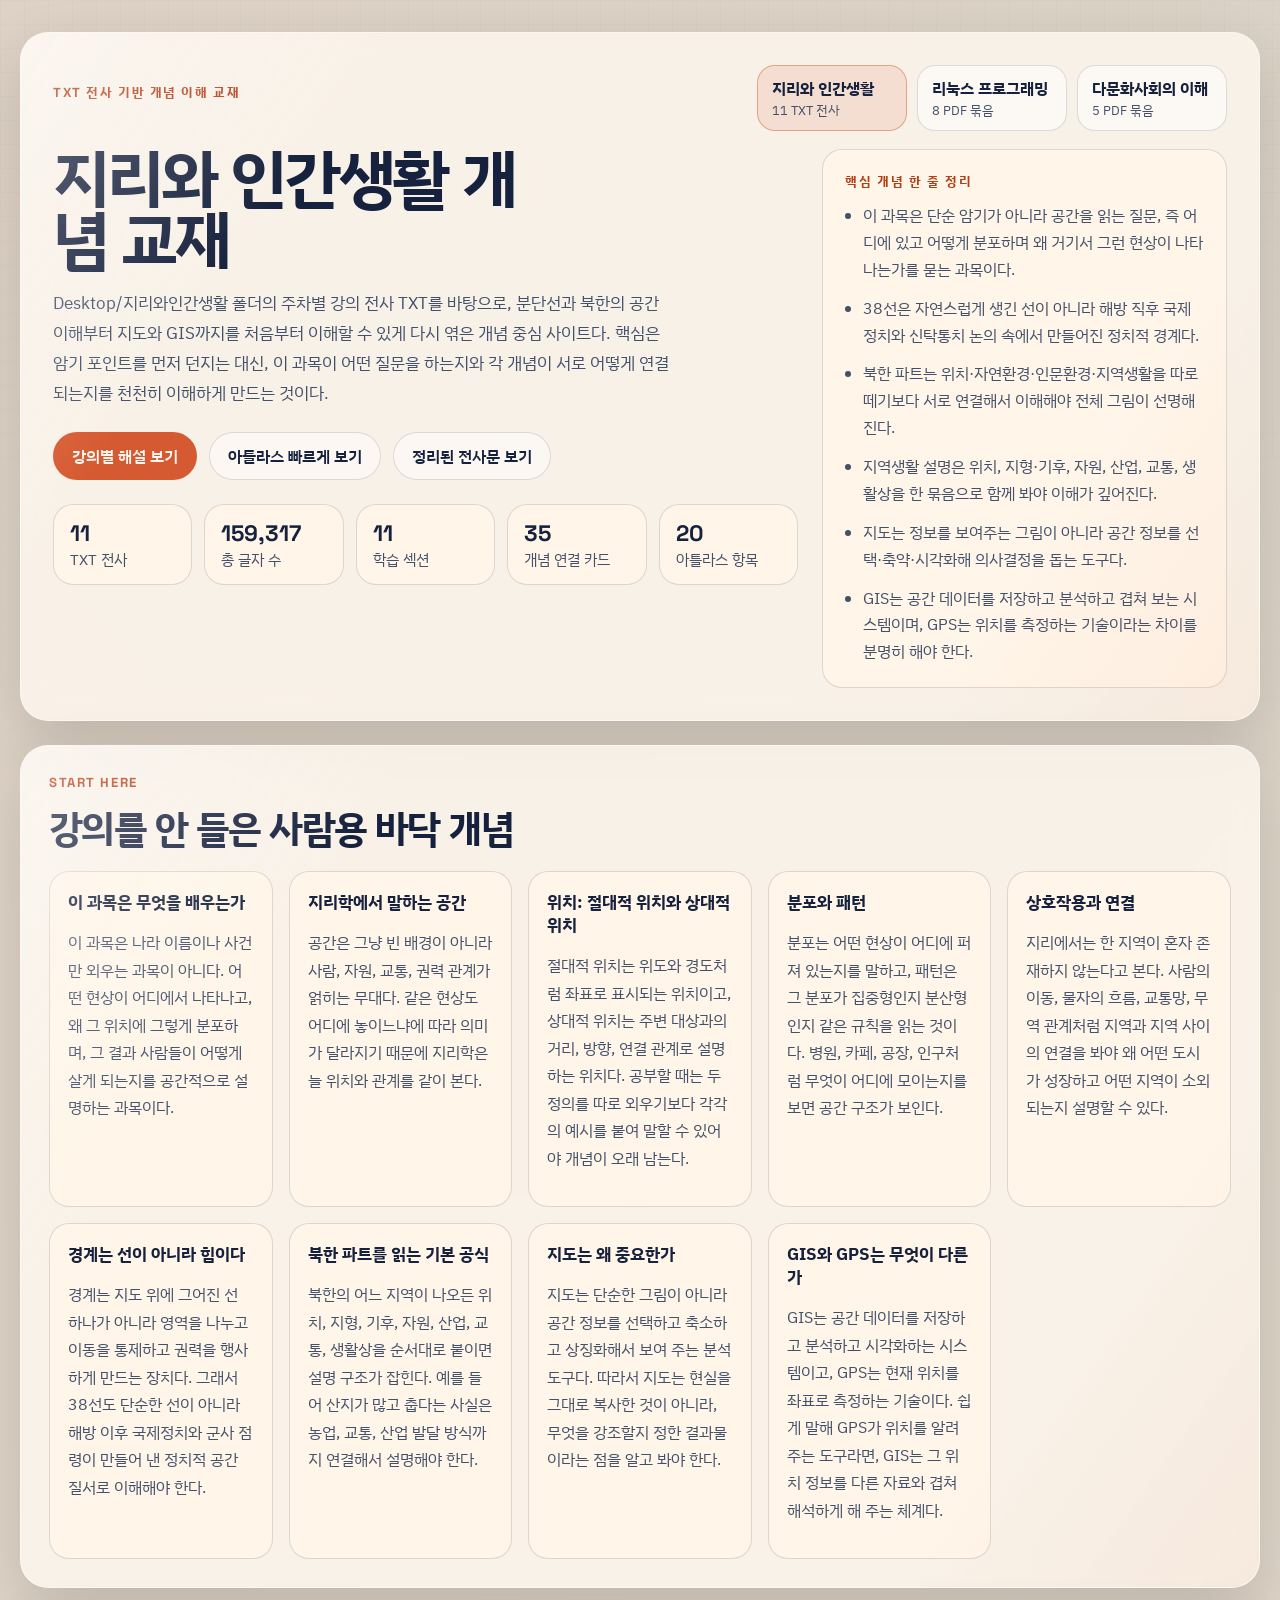
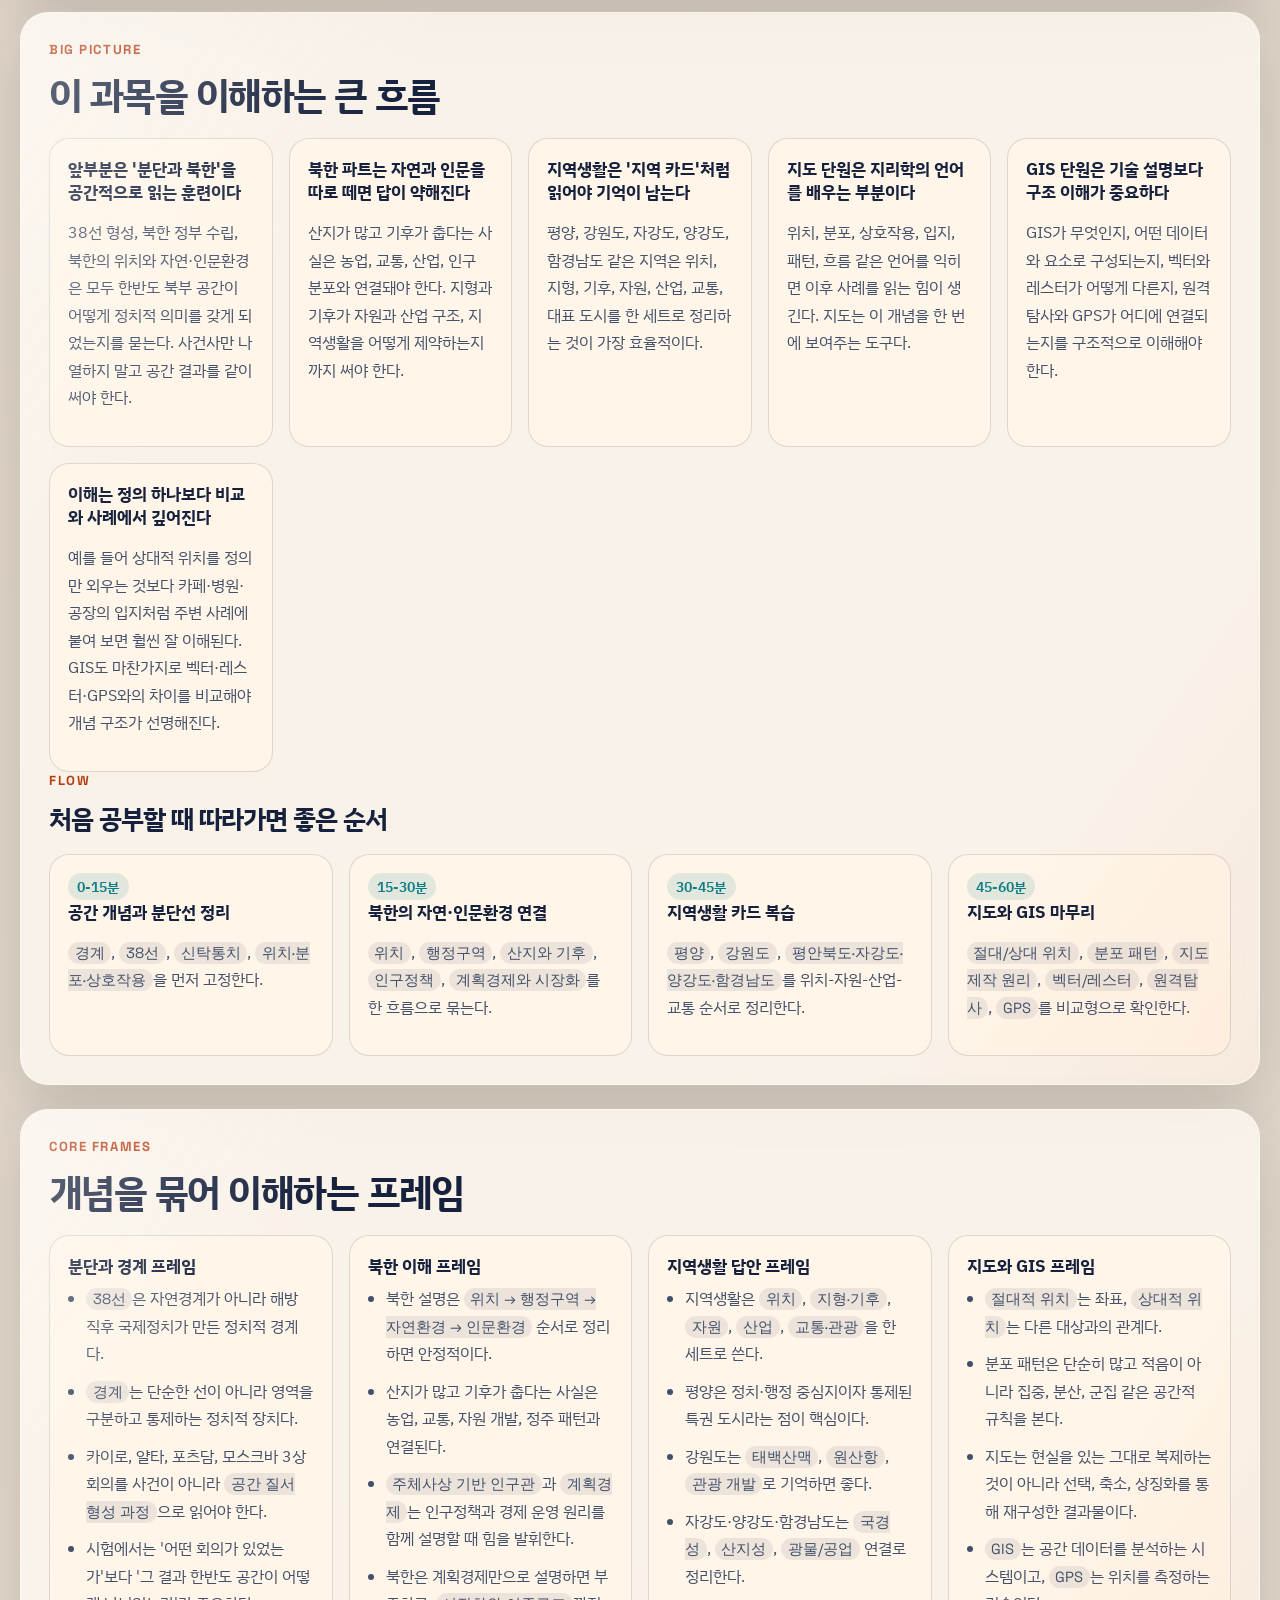
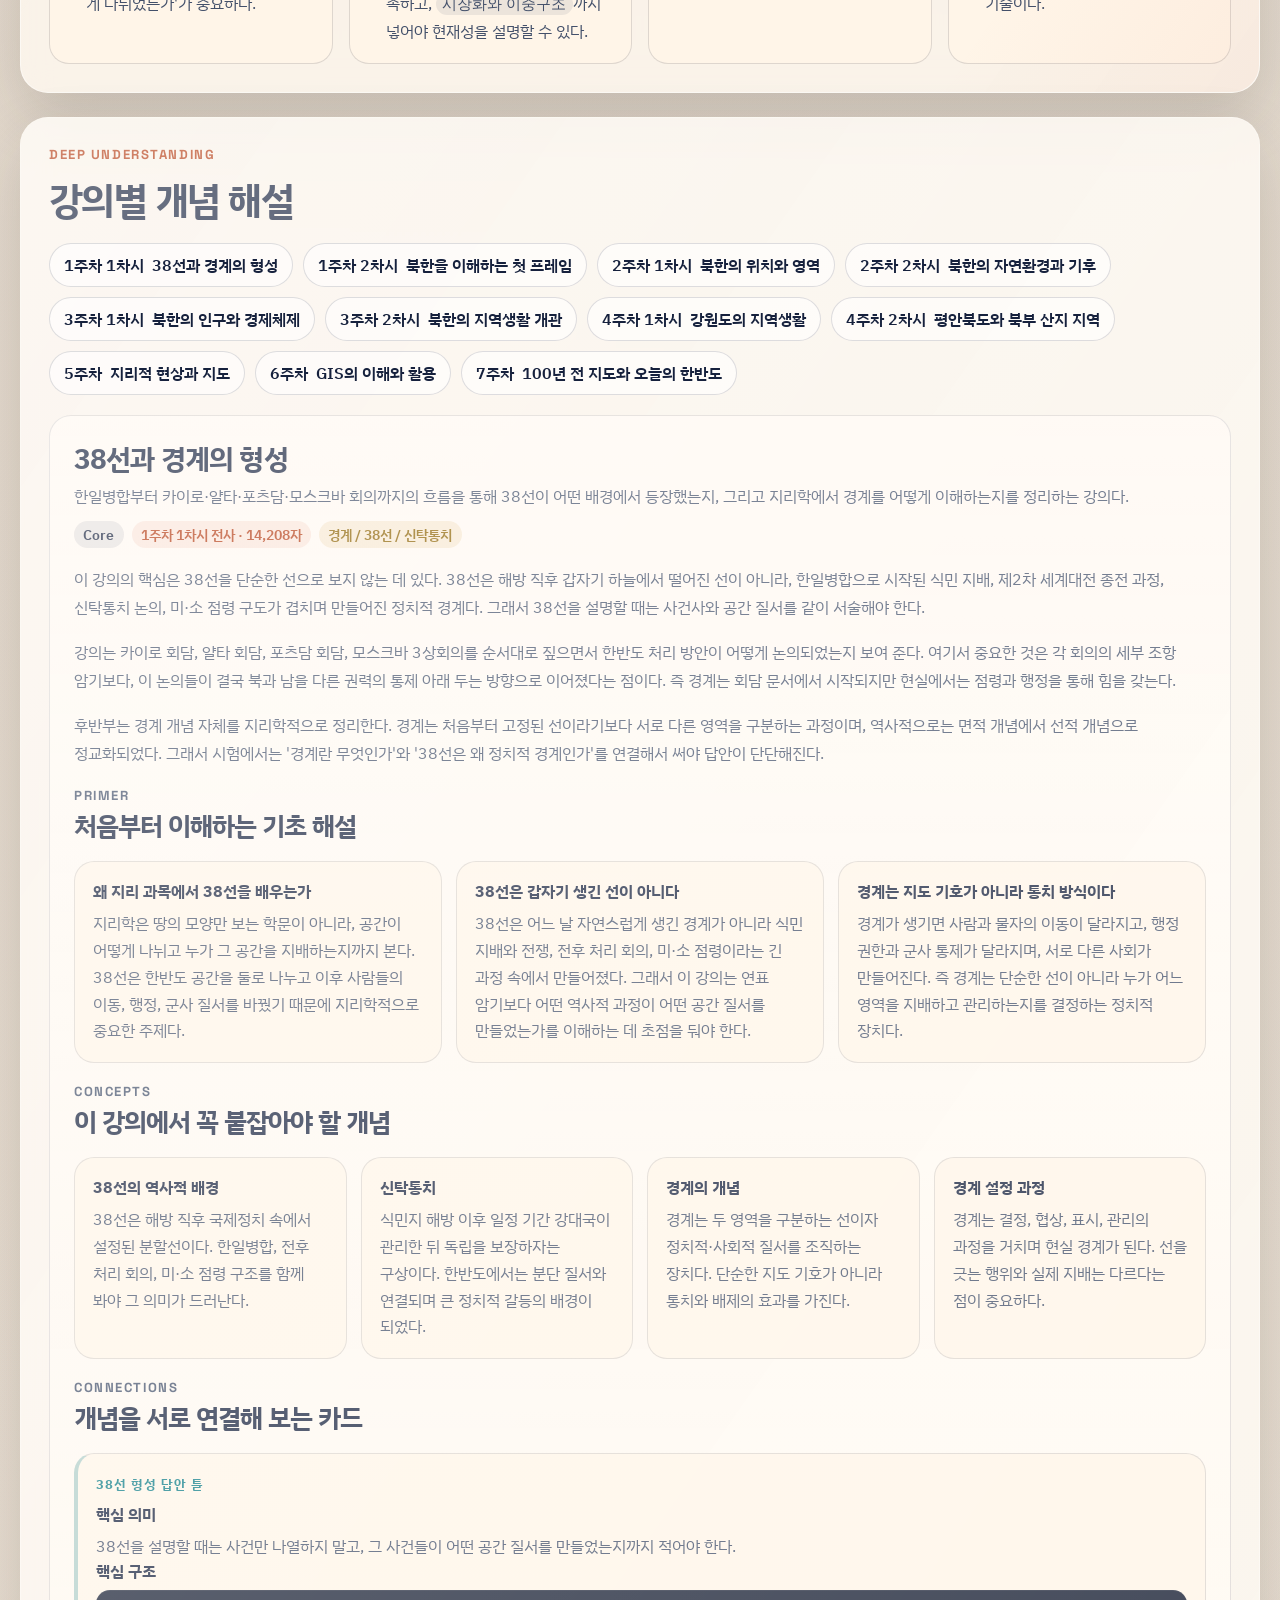
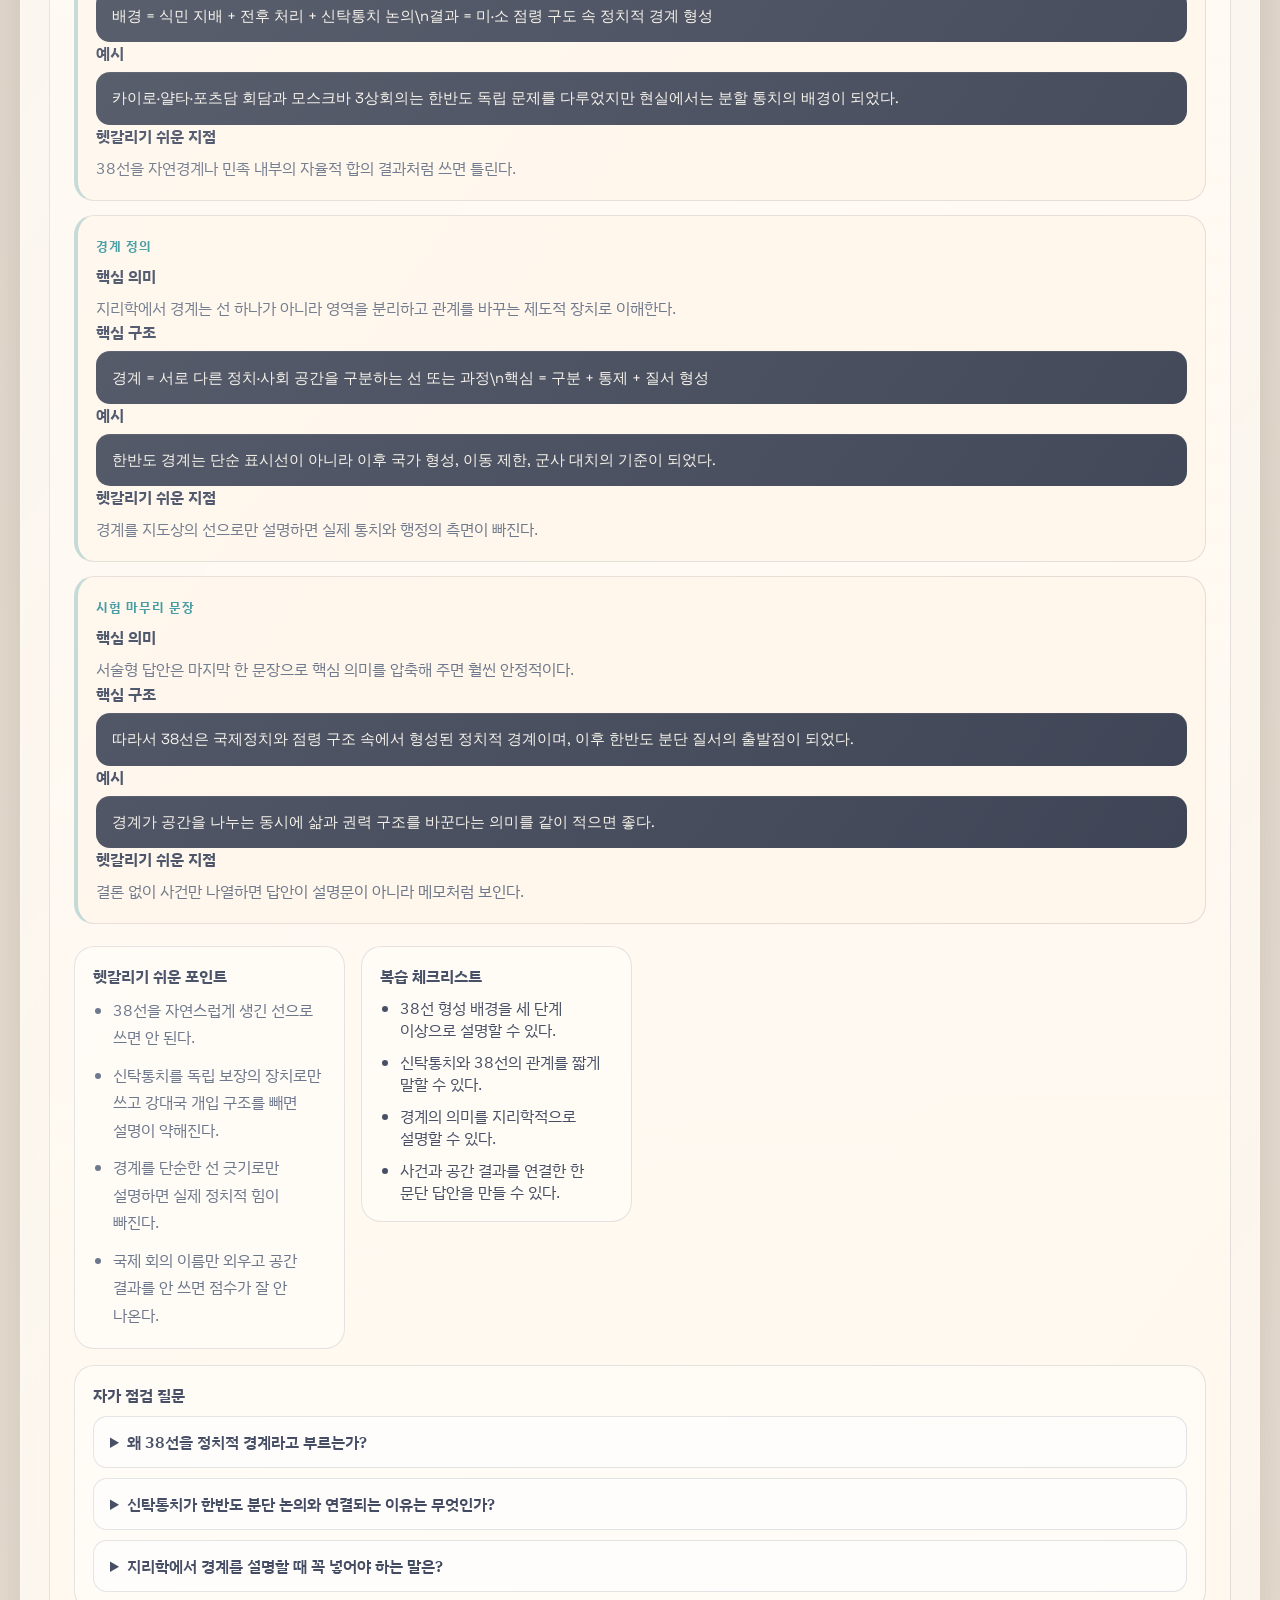
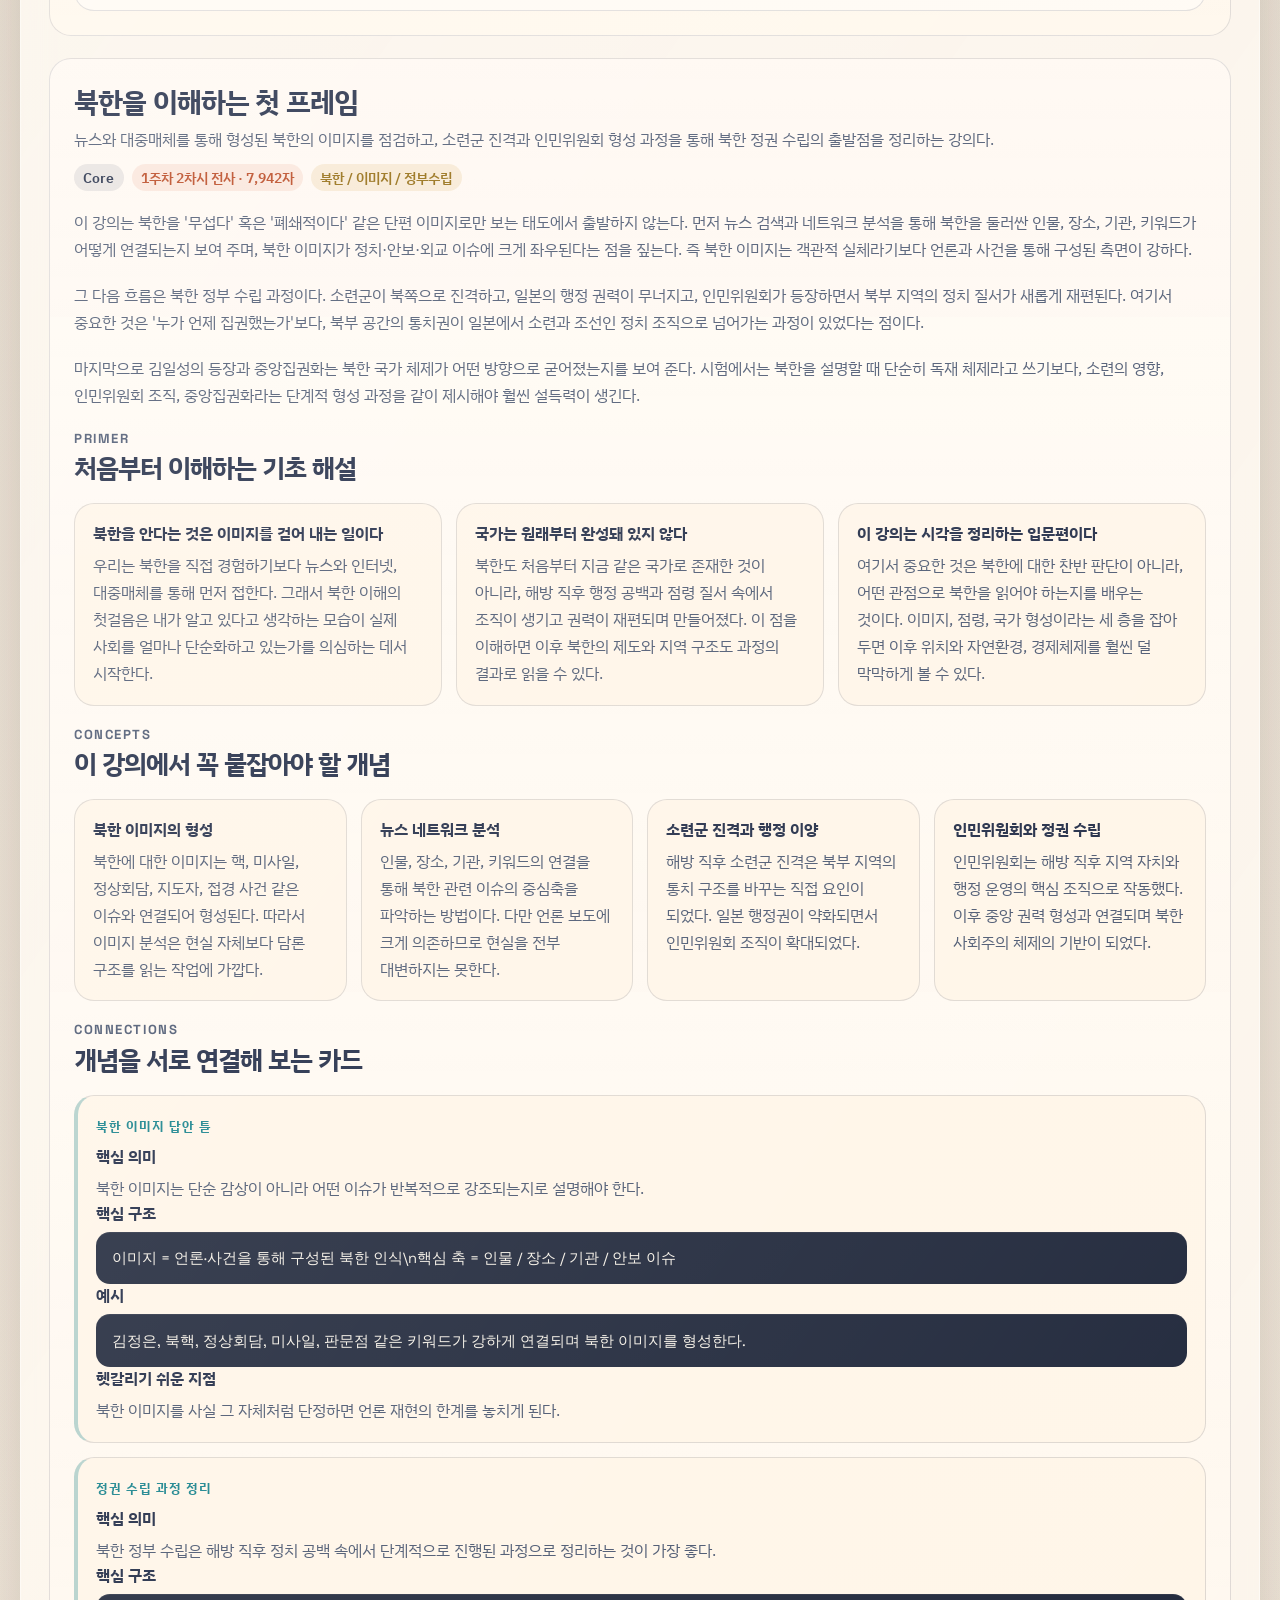
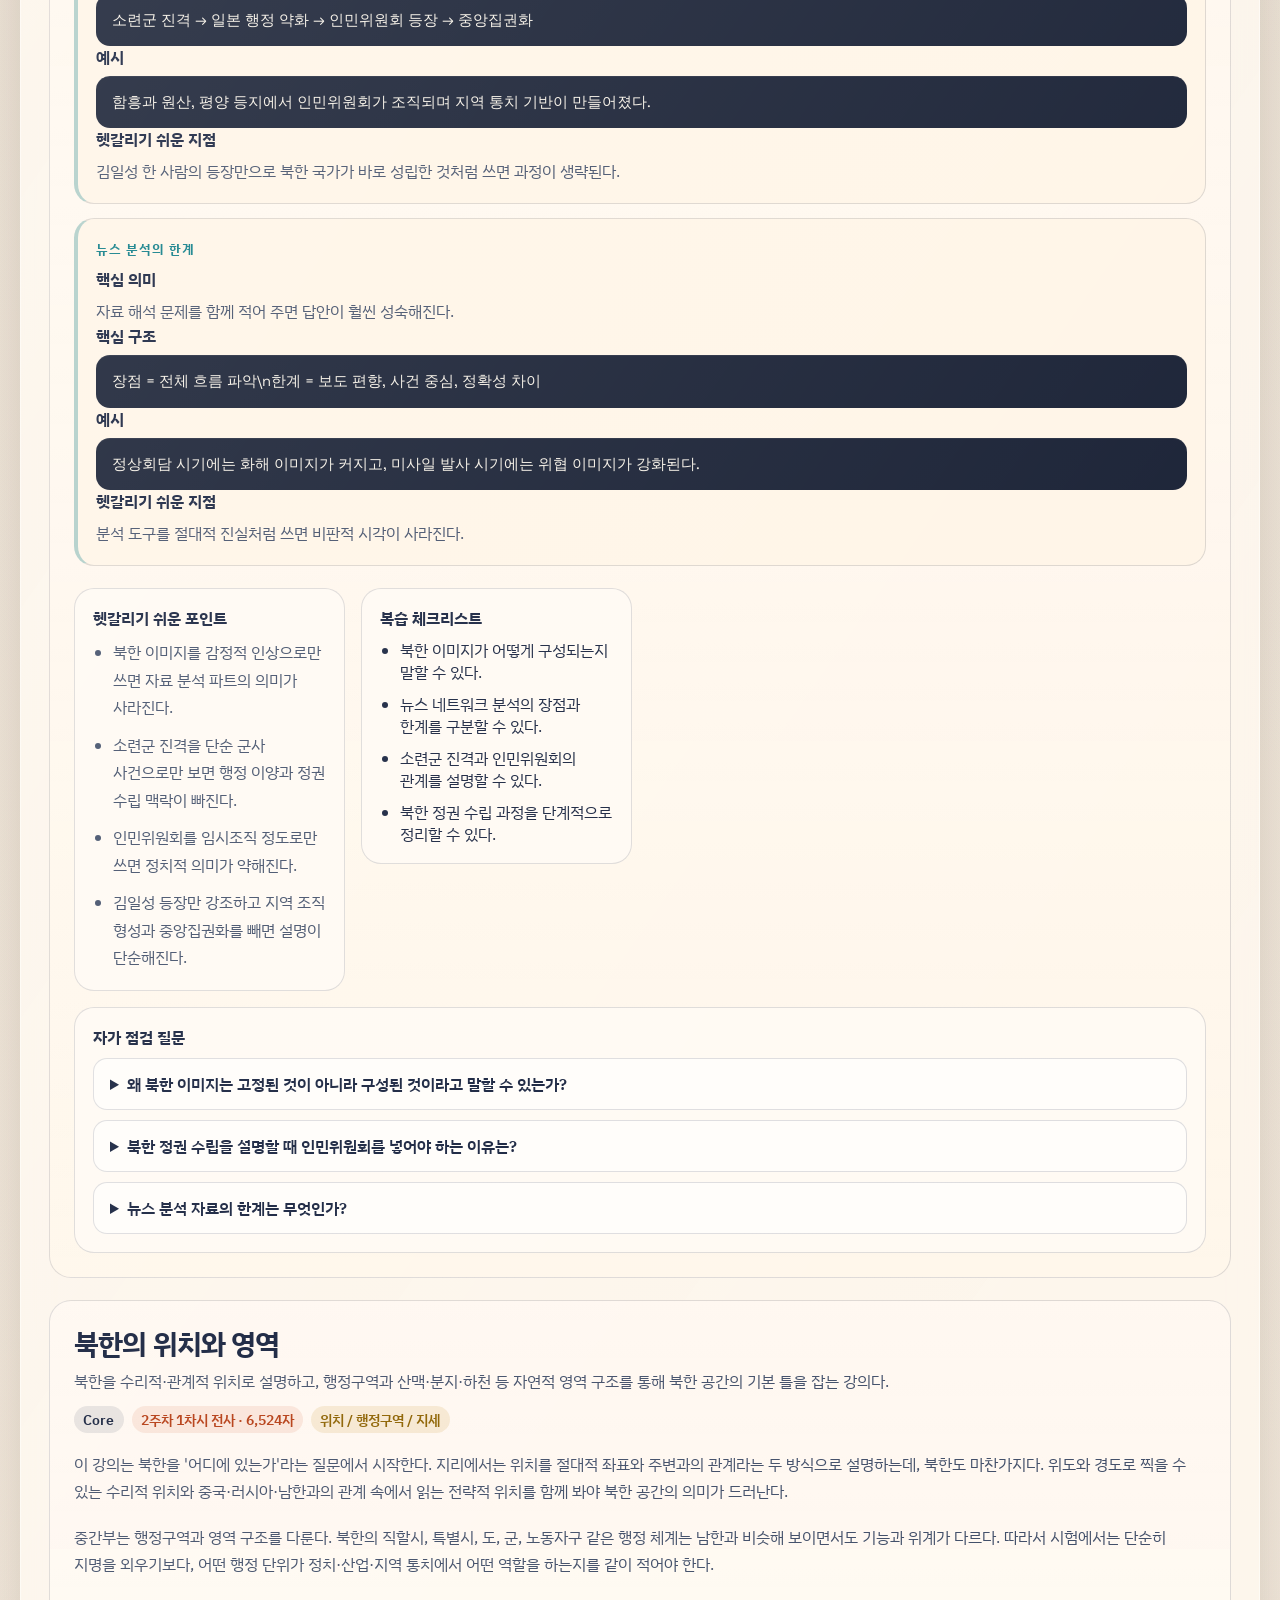
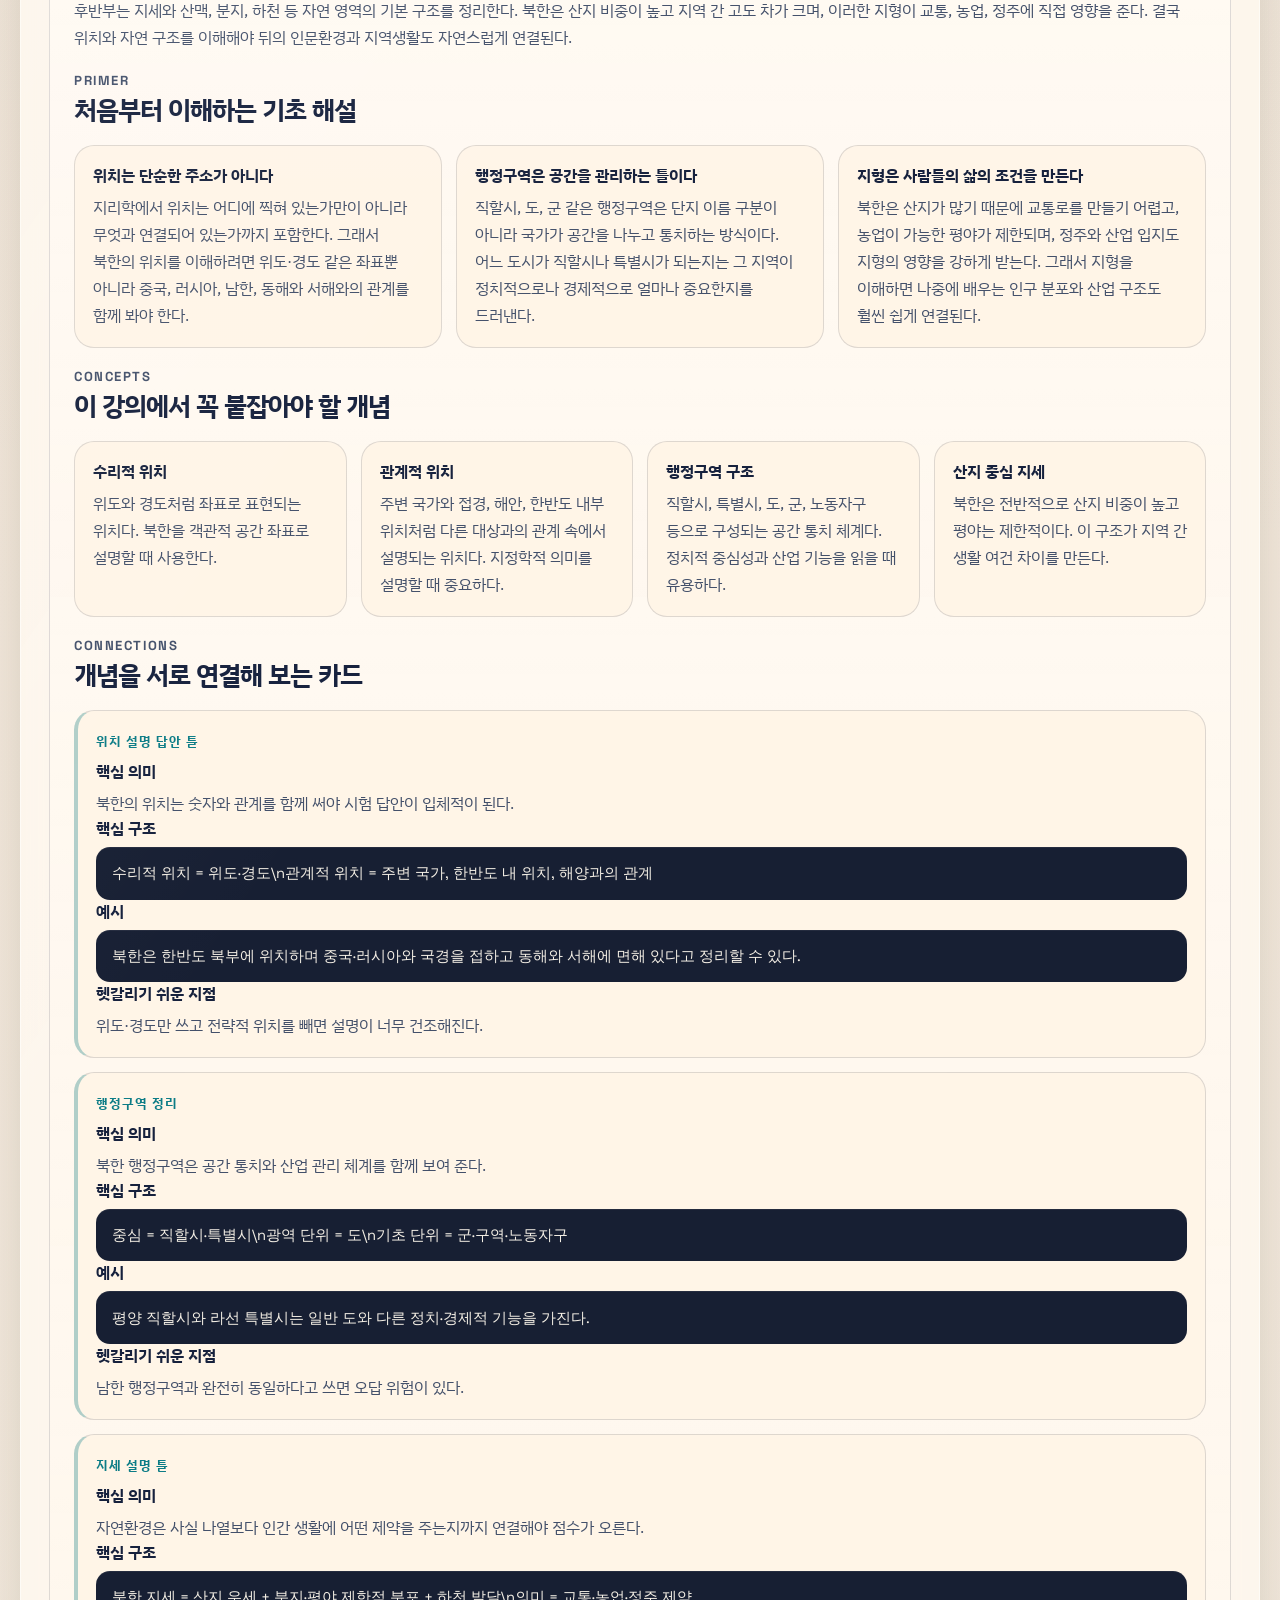
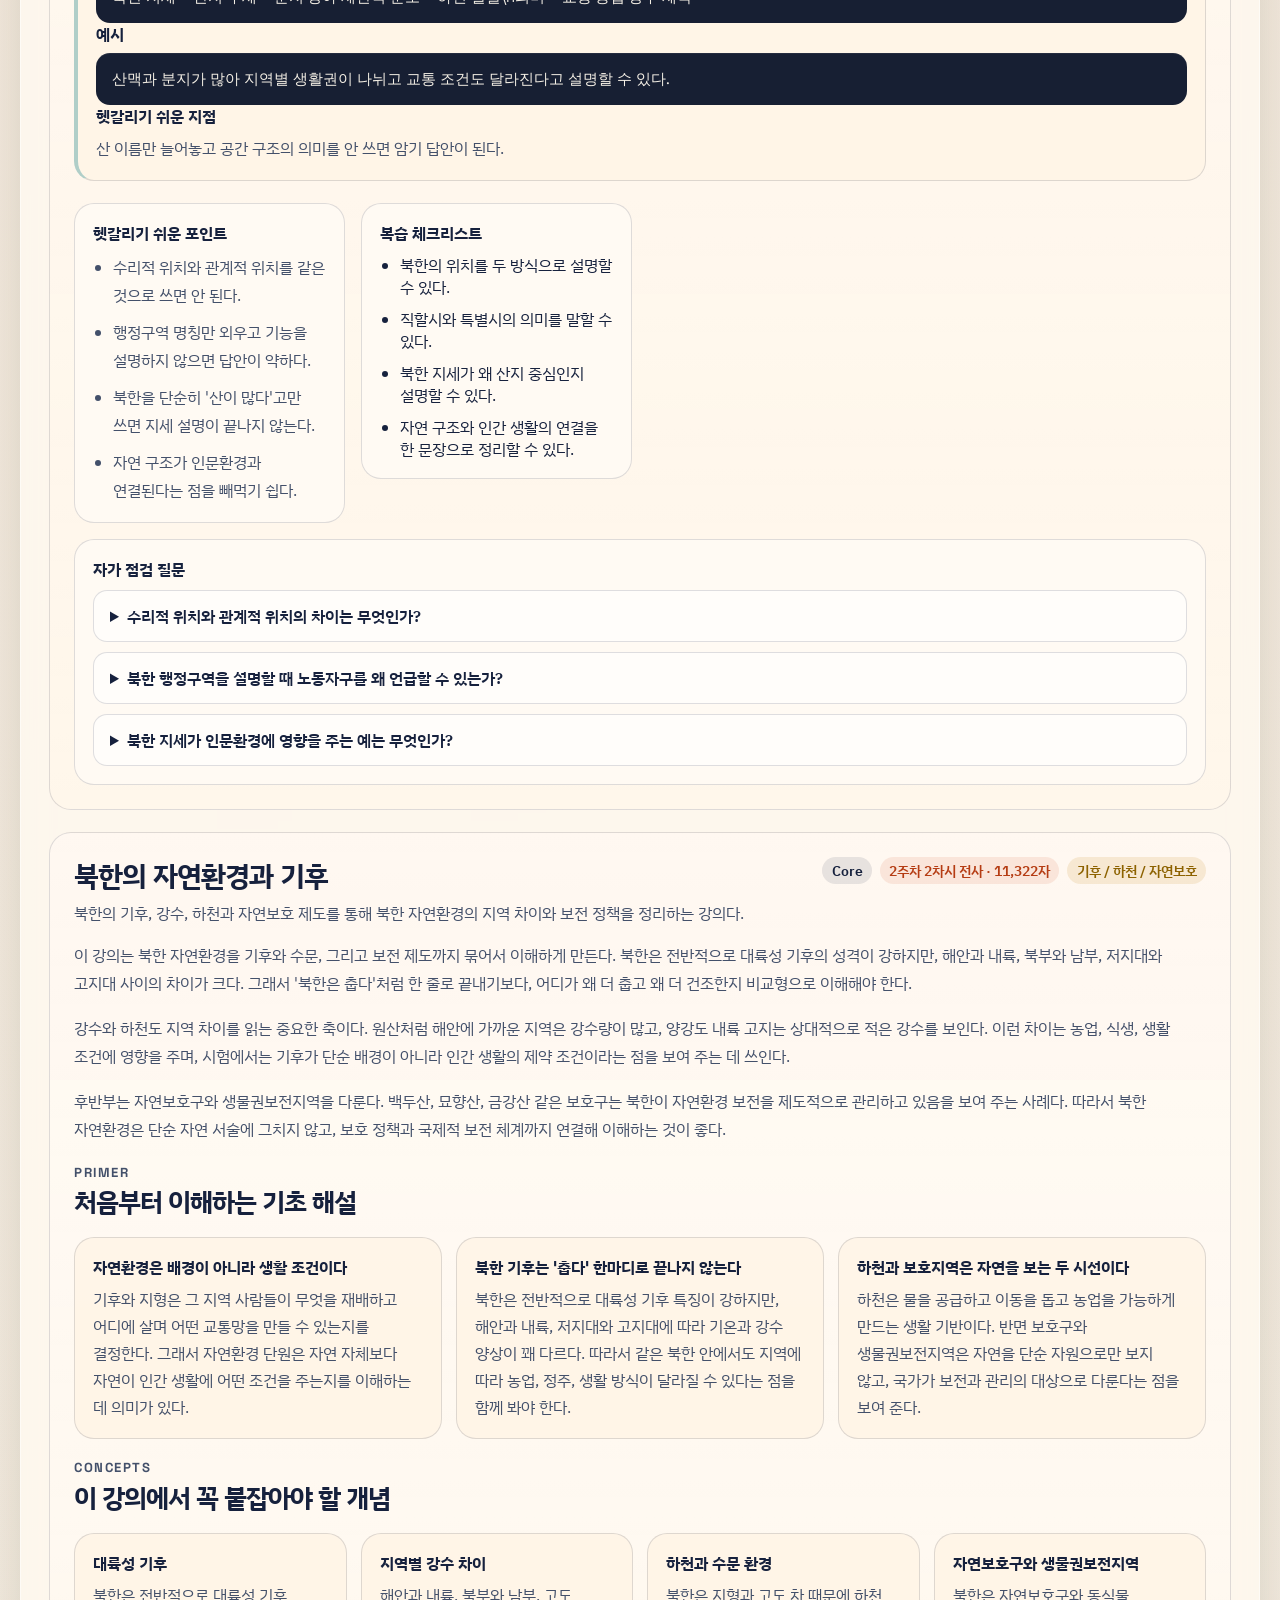
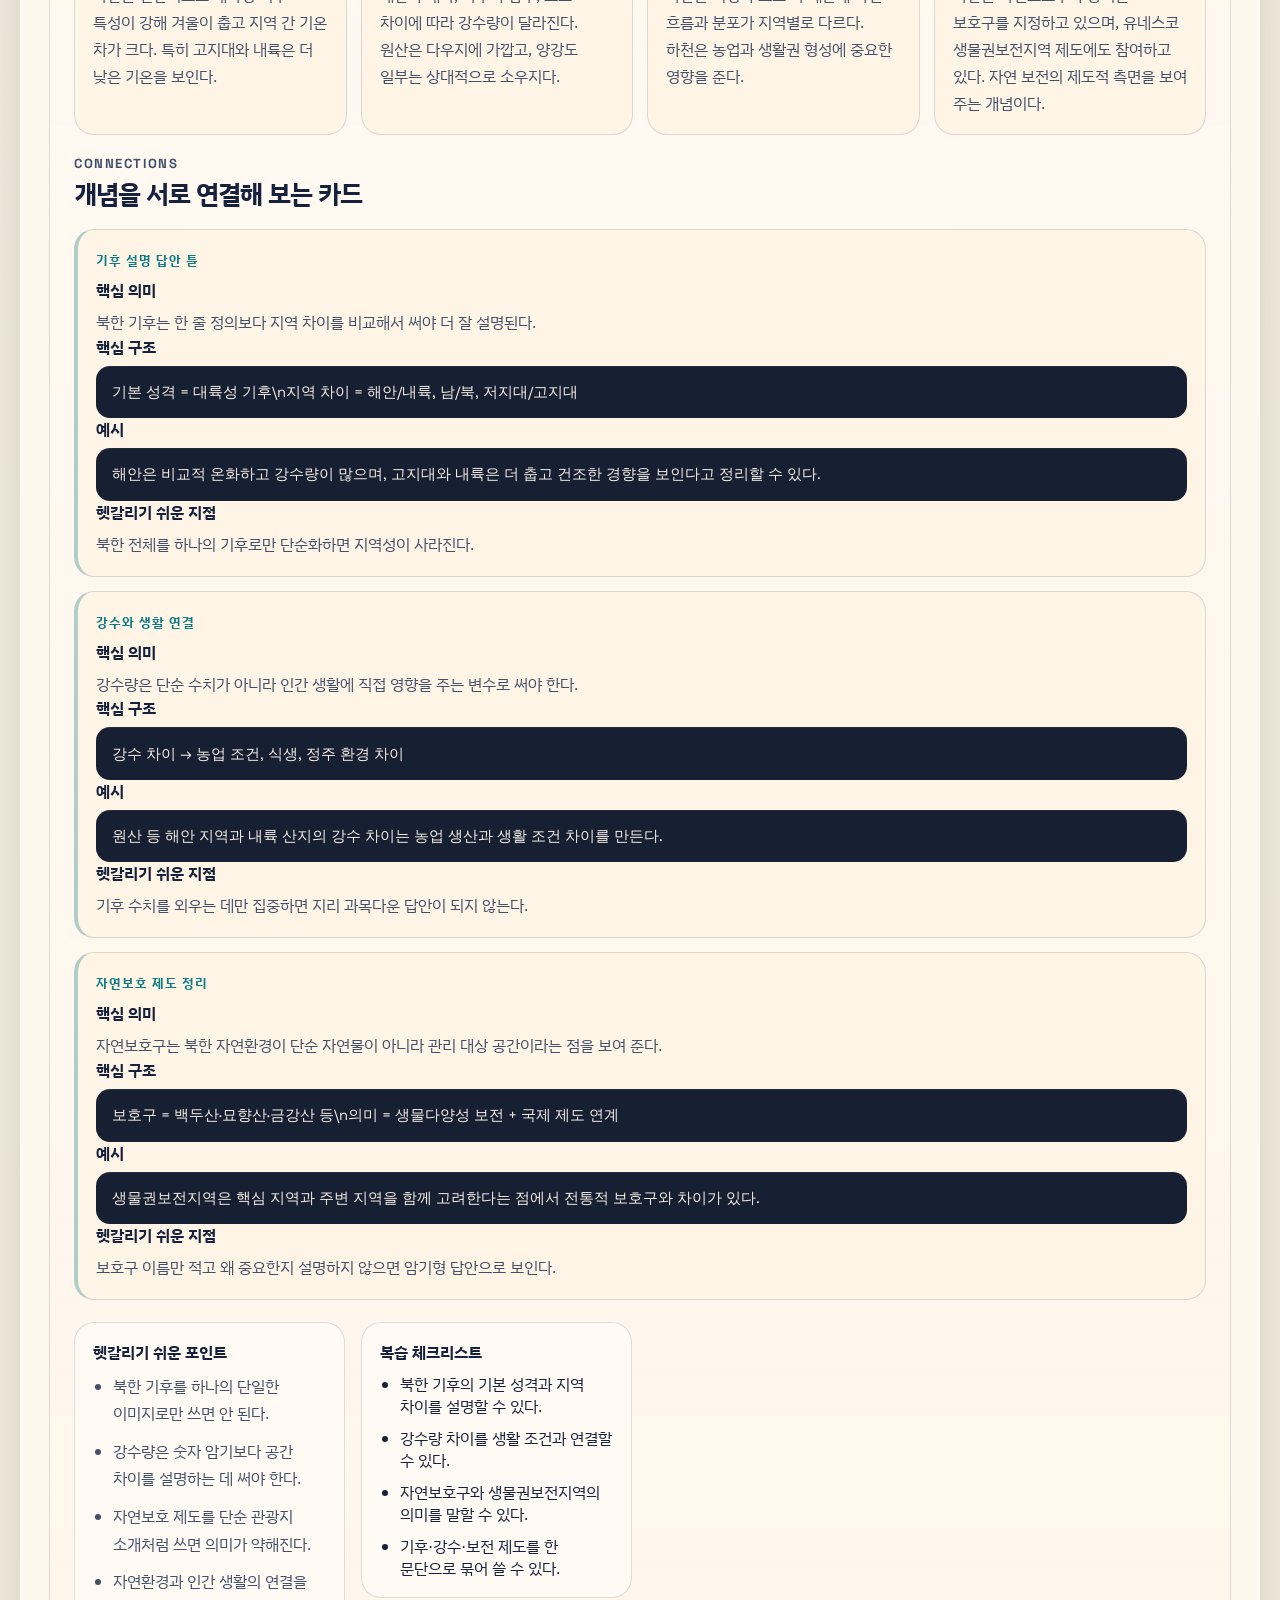
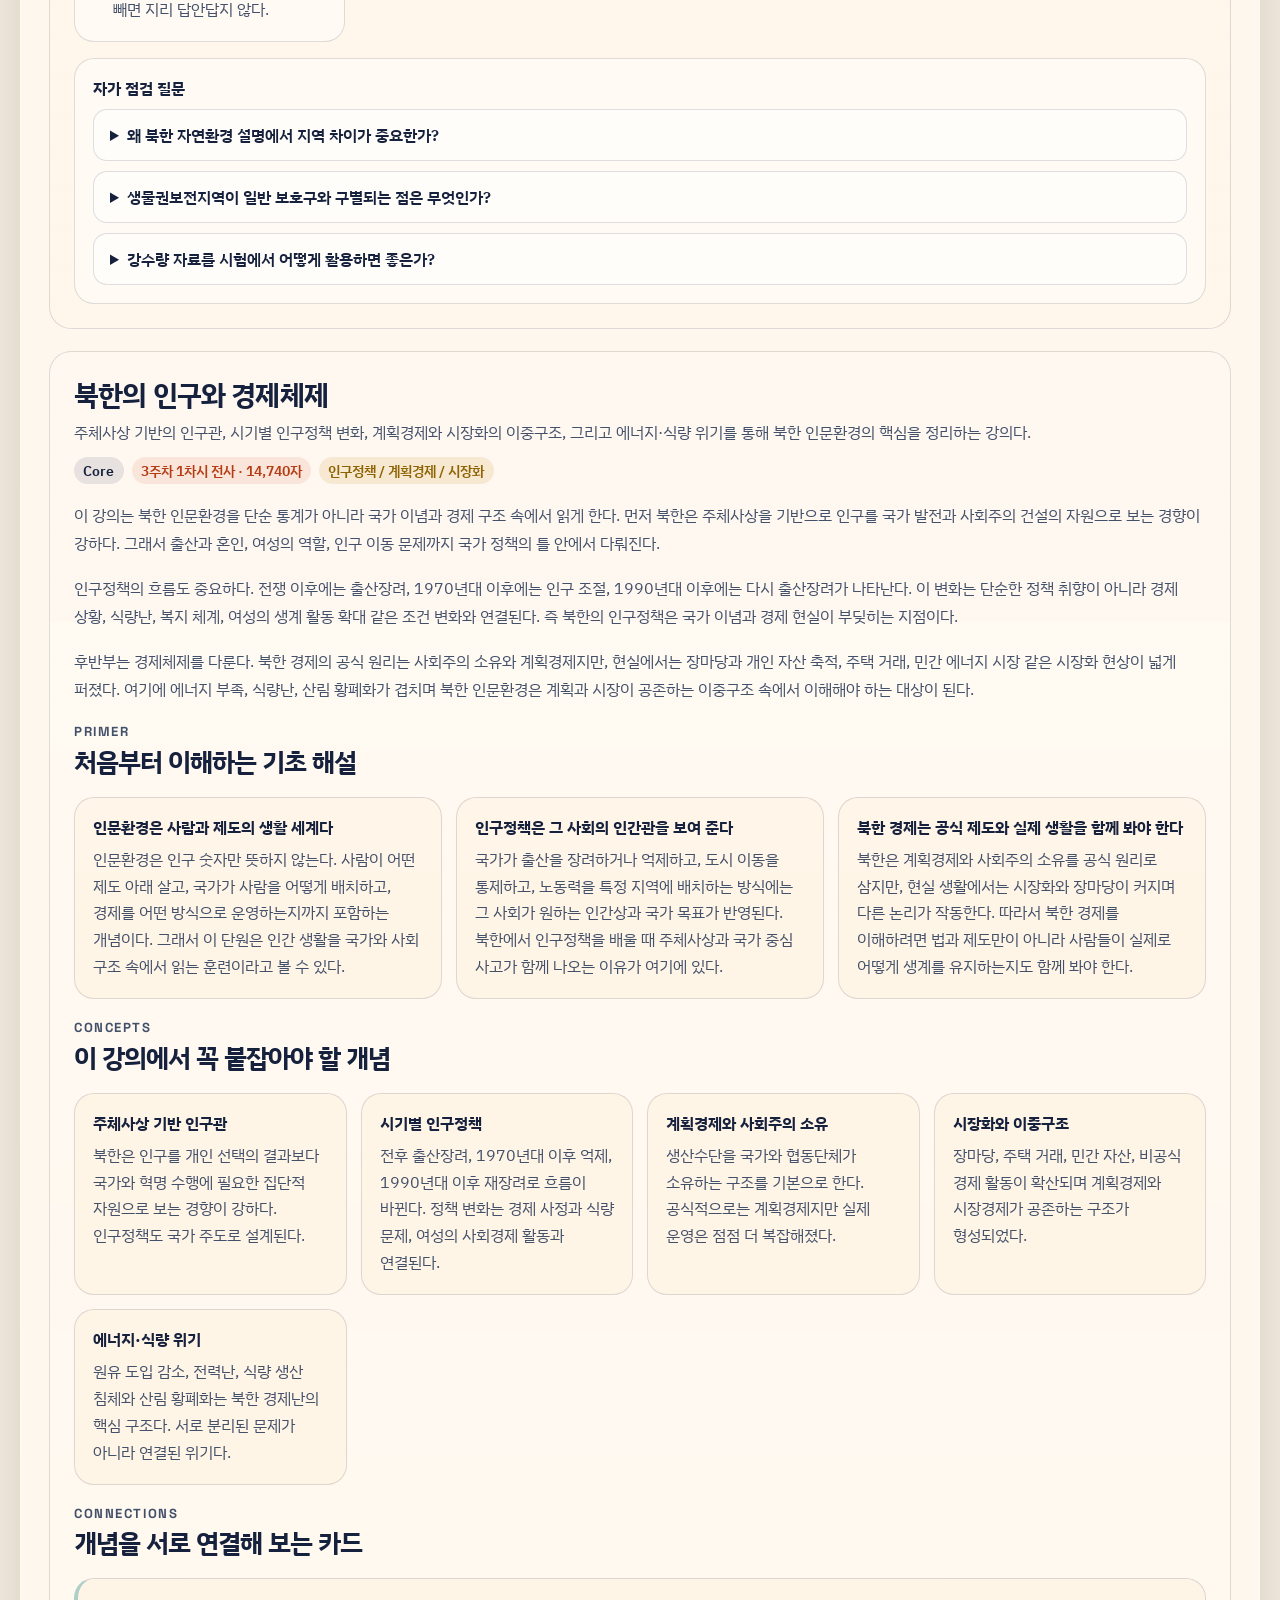
<file: index.html>
<!doctype html>
<html lang="ko">
  <head>
    <meta charset="UTF-8" />
    <meta name="viewport" content="width=device-width, initial-scale=1.0" />
    <title>강의 자료 시험 노트</title>
    <meta name="robots" content="noindex, nofollow, noarchive" />
    <meta name="googlebot" content="noindex, nofollow, noarchive" />
    <meta name="referrer" content="strict-origin-when-cross-origin" />
    <link rel="stylesheet" href="styles.css" />
  </head>
  <body>
    <div class="page-shell">
      <header class="hero">
        <div class="hero-top">
          <p class="eyebrow" id="hero-eyebrow">PDF 기반 시험 강의 노트</p>
          <nav id="course-tabs" class="course-tabs" aria-label="과목 선택"></nav>
        </div>
        <div class="hero-grid">
          <section class="hero-copy">
            <h1 id="hero-title"></h1>
            <p id="hero-summary" class="hero-summary"></p>
            <div class="hero-actions">
              <a class="action primary" href="#lectures">강의별 해설 보기</a>
              <a class="action secondary" href="#atlas">아틀라스 빠르게 보기</a>
              <a id="transcript-site-link" class="action secondary" href="#" hidden>정리된 전사문 보기</a>
            </div>
            <div id="stats" class="stats"></div>
          </section>
          <aside class="hero-card">
            <p class="mini-label" id="memory-label">시험 직전 암기 문장</p>
            <ul id="memory-lines" class="memory-lines"></ul>
          </aside>
        </div>
      </header>

      <main class="main-layout">
        <section class="panel" id="starter-panel" hidden>
          <div class="section-head">
            <div>
              <p class="mini-label" id="starter-label">Start Here</p>
              <h2 id="starter-title">처음 듣는 사람용 바닥 개념</h2>
            </div>
          </div>
          <div id="starter-guide" class="card-grid"></div>
        </section>

        <section class="panel" id="overview">
          <div class="section-head">
            <div>
              <p class="mini-label" id="overview-label">Overview</p>
              <h2 id="overview-title">시험장에서 바로 써먹는 큰 그림</h2>
            </div>
          </div>
          <div id="exam-map" class="card-grid"></div>
          <div class="section-head split-space">
            <div>
              <p class="mini-label" id="cram-label">Cram Route</p>
              <h3 id="cram-title">60분 압축 복습 루트</h3>
            </div>
          </div>
          <div id="cram-plan" class="timeline"></div>
        </section>

        <section class="panel" id="vim-cheat">
          <div class="section-head">
            <div>
              <p class="mini-label" id="quick-guide-label">Quick Guide</p>
              <h2 id="quick-guide-title">핵심 생존 가이드</h2>
            </div>
          </div>
          <div id="vim-groups" class="cheat-grid"></div>
        </section>

        <section class="panel" id="lectures">
          <div class="section-head split-space">
            <div>
              <p class="mini-label" id="lecture-section-label">Deep Dive</p>
              <h2 id="lecture-section-title">강의별 시험용 재설명</h2>
            </div>
          </div>
          <nav id="lecture-nav" class="lecture-nav" aria-label="강의 네비게이션"></nav>
          <div id="lecture-list" class="lecture-list"></div>
        </section>

        <section class="panel" id="atlas">
          <div class="section-head atlas-head">
            <div>
              <p class="mini-label" id="atlas-label">Exam Atlas</p>
              <h2 id="atlas-title">시험 아틀라스</h2>
            </div>
            <label class="searchbox" for="command-filter">
              <span>필터</span>
              <input
                id="command-filter"
                type="search"
                placeholder="예: 핵심어, 이론, 명령어"
                autocomplete="off"
              />
            </label>
          </div>
          <div id="atlas-groups" class="atlas-groups"></div>
        </section>

        <section class="panel" id="practice">
          <div class="section-head">
            <div>
              <p class="mini-label" id="drill-label">Drills</p>
              <h2 id="drill-title">실전 대비 문제 루틴</h2>
            </div>
          </div>
          <div id="study-drills" class="drill-grid"></div>
        </section>
      </main>

      <footer class="footer">
        <p id="source-note"></p>
      </footer>
    </div>

    <script src="study-data.js"></script>
    <script src="app.js"></script>
  </body>
</html>
</file>
<file: styles.css>
@import url("https://fonts.googleapis.com/css2?family=IBM+Plex+Sans+KR:wght@400;500;600;700&family=Space+Grotesk:wght@500;700&display=swap");

:root {
  --paper: #f6f0e4;
  --paper-deep: #efe3cb;
  --ink: #16213d;
  --ink-soft: #43506a;
  --accent: #d65a31;
  --accent-strong: #b53c13;
  --teal: #0c7c86;
  --gold: #c28a17;
  --panel: rgba(255, 249, 240, 0.8);
  --panel-strong: rgba(255, 245, 231, 0.94);
  --line: rgba(22, 33, 61, 0.14);
  --shadow: 0 24px 60px rgba(39, 34, 26, 0.16);
  --radius-xl: 28px;
  --radius-lg: 20px;
  --radius-md: 14px;
  --radius-sm: 10px;
  --max-width: 1240px;
}

* {
  box-sizing: border-box;
}

html {
  scroll-behavior: smooth;
  -webkit-text-size-adjust: 100%;
  text-size-adjust: 100%;
}

body {
  margin: 0;
  color: var(--ink);
  font-family: "IBM Plex Sans KR", "Apple SD Gothic Neo", sans-serif;
  background:
    radial-gradient(circle at top left, rgba(214, 90, 49, 0.14), transparent 34%),
    radial-gradient(circle at top right, rgba(12, 124, 134, 0.12), transparent 26%),
    linear-gradient(180deg, #f8f2e8 0%, #f1e7d4 100%);
  min-height: 100vh;
  overflow-x: hidden;
}

body::before {
  content: "";
  position: fixed;
  inset: 0;
  pointer-events: none;
  background-image:
    linear-gradient(rgba(22, 33, 61, 0.03) 1px, transparent 1px),
    linear-gradient(90deg, rgba(22, 33, 61, 0.03) 1px, transparent 1px);
  background-size: 24px 24px;
  mask-image: linear-gradient(180deg, rgba(0, 0, 0, 0.42), transparent 92%);
}

a {
  color: inherit;
}

code {
  padding: 0.12rem 0.42rem;
  border-radius: 999px;
  background: rgba(22, 33, 61, 0.08);
  font-family: "Space Grotesk", "IBM Plex Mono", monospace;
  font-size: 0.92em;
}

pre {
  margin: 0;
}

pre code {
  display: block;
  padding: 0.95rem 1rem;
  border-radius: var(--radius-md);
  background: #171f33;
  color: #f4efe5;
  overflow-x: auto;
  line-height: 1.5;
  box-shadow: inset 0 1px 0 rgba(255, 255, 255, 0.06);
}

.page-shell {
  width: min(calc(100% - 32px), var(--max-width));
  margin: 0 auto;
  padding: 32px 0 56px;
}

.hero,
.panel {
  position: relative;
  border: 1px solid rgba(255, 255, 255, 0.45);
  border-radius: var(--radius-xl);
  background: var(--panel);
  backdrop-filter: blur(14px);
  box-shadow: var(--shadow);
  overflow: hidden;
}

.hero::after,
.panel::after {
  content: "";
  position: absolute;
  inset: 0;
  pointer-events: none;
  background: linear-gradient(125deg, rgba(255, 255, 255, 0.36), transparent 22%, transparent 80%, rgba(214, 90, 49, 0.06));
}

.hero {
  padding: 32px;
}

.hero-top {
  display: flex;
  flex-wrap: wrap;
  align-items: center;
  justify-content: space-between;
  gap: 14px;
  margin-bottom: 18px;
}

.hero-grid {
  display: grid;
  grid-template-columns: minmax(0, 1.75fr) minmax(280px, 0.95fr);
  gap: 24px;
  align-items: start;
}

.hero-copy h1,
.section-head h2,
.section-head h3 {
  margin: 0;
  font-family: "Space Grotesk", "IBM Plex Sans KR", sans-serif;
  letter-spacing: -0.04em;
}

.hero-copy h1 {
  max-width: 12ch;
  font-size: clamp(2.2rem, 5vw, 4.4rem);
  line-height: 0.96;
}

.eyebrow,
.mini-label {
  margin: 0 0 12px;
  color: var(--accent-strong);
  font-family: "Space Grotesk", "IBM Plex Sans KR", sans-serif;
  font-size: 0.82rem;
  font-weight: 700;
  letter-spacing: 0.12em;
  text-transform: uppercase;
}

.hero-summary {
  max-width: 62ch;
  margin: 16px 0 24px;
  color: var(--ink-soft);
  font-size: 1.04rem;
  line-height: 1.8;
}

.course-tabs {
  display: flex;
  flex-wrap: wrap;
  justify-content: flex-end;
  gap: 10px;
}

.course-tab {
  display: inline-flex;
  flex-direction: column;
  gap: 2px;
  min-width: 150px;
  padding: 11px 14px;
  border: 1px solid var(--line);
  border-radius: 18px;
  background: rgba(255, 255, 255, 0.54);
  text-decoration: none;
  transition: transform 180ms ease, border-color 180ms ease, background-color 180ms ease;
}

.course-tab:hover {
  transform: translateY(-2px);
  border-color: rgba(214, 90, 49, 0.42);
}

.course-tab.is-active {
  border-color: rgba(214, 90, 49, 0.46);
  background: rgba(214, 90, 49, 0.12);
}

.course-tab span {
  font-weight: 700;
}

.course-tab small {
  color: var(--ink-soft);
}

.hero-actions {
  display: flex;
  flex-wrap: wrap;
  gap: 12px;
}

.action {
  display: inline-flex;
  align-items: center;
  justify-content: center;
  min-height: 48px;
  padding: 0 18px;
  border-radius: 999px;
  border: 1px solid transparent;
  text-decoration: none;
  font-weight: 600;
  transition: transform 180ms ease, background-color 180ms ease, border-color 180ms ease;
}

.action:hover {
  transform: translateY(-2px);
}

.action.primary {
  background: var(--accent);
  color: #fff6ef;
}

.action.secondary {
  border-color: var(--line);
  background: rgba(255, 255, 255, 0.45);
}

.stats {
  display: grid;
  grid-template-columns: repeat(auto-fit, minmax(120px, 1fr));
  gap: 12px;
  margin-top: 24px;
}

.stat-card,
.hero-card,
.sub-card,
.concept-card,
.command-card,
.atlas-card,
.drill-card,
.vim-card,
.timeline-card {
  border: 1px solid var(--line);
  border-radius: var(--radius-lg);
  background: var(--panel-strong);
}

.stat-card {
  padding: 14px 16px;
}

.stat-card strong {
  display: block;
  font-family: "Space Grotesk", "IBM Plex Sans KR", sans-serif;
  font-size: 1.4rem;
}

.stat-card span {
  color: var(--ink-soft);
  font-size: 0.92rem;
}

.hero-card {
  padding: 22px;
}

.memory-lines {
  display: grid;
  gap: 12px;
  margin: 0;
  padding-left: 18px;
}

.memory-lines li {
  color: var(--ink-soft);
  line-height: 1.68;
}

.main-layout {
  display: grid;
  gap: 24px;
  margin-top: 24px;
}

.panel {
  padding: 28px;
}

.section-head {
  display: flex;
  align-items: end;
  gap: 16px;
  margin-bottom: 18px;
}

.split-space,
.atlas-head {
  justify-content: space-between;
}

.section-head h2 {
  font-size: clamp(1.65rem, 3vw, 2.6rem);
}

.section-head h3 {
  font-size: clamp(1.2rem, 2vw, 1.6rem);
}

.card-grid,
.cheat-grid,
.drill-grid {
  display: grid;
  grid-template-columns: repeat(auto-fit, minmax(220px, 1fr));
  gap: 16px;
}

.sub-card,
.vim-card,
.drill-card,
.timeline-card {
  padding: 18px;
}

.sub-card h3,
.vim-card h3,
.drill-card h3,
.timeline-card h3 {
  margin: 0 0 8px;
  font-size: 1.05rem;
}

.sub-card p,
.vim-card p,
.drill-card p,
.timeline-card p,
.sub-card li,
.vim-card li,
.lecture-copy p,
.pitfall-list li,
.footer p {
  color: var(--ink-soft);
  line-height: 1.72;
}

.timeline {
  display: grid;
  grid-template-columns: repeat(auto-fit, minmax(200px, 1fr));
  gap: 16px;
}

.timeline-card .time-pill,
.source-pill,
.theme-pill,
.type-pill {
  display: inline-flex;
  align-items: center;
  padding: 0.25rem 0.58rem;
  border-radius: 999px;
  background: rgba(12, 124, 134, 0.12);
  color: var(--teal);
  font-size: 0.86rem;
  font-weight: 600;
}

.lecture-nav {
  display: flex;
  gap: 10px;
  flex-wrap: wrap;
  position: sticky;
  top: 12px;
  z-index: 2;
  padding-bottom: 12px;
  margin-bottom: 8px;
}

.lecture-link {
  display: inline-flex;
  align-items: center;
  gap: 8px;
  padding: 10px 14px;
  border: 1px solid var(--line);
  border-radius: 999px;
  background: rgba(255, 255, 255, 0.58);
  text-decoration: none;
  font-weight: 600;
  transition: transform 180ms ease, border-color 180ms ease;
}

.lecture-link.is-draft {
  border-style: dashed;
}

.lecture-link:hover {
  transform: translateY(-2px);
  border-color: rgba(214, 90, 49, 0.4);
}

.lecture-list {
  display: grid;
  gap: 22px;
}

.lecture {
  scroll-margin-top: 88px;
  padding: 24px;
  border: 1px solid var(--line);
  border-radius: calc(var(--radius-xl) - 6px);
  background:
    linear-gradient(180deg, rgba(255, 255, 255, 0.46), rgba(255, 255, 255, 0.18)),
    var(--panel-strong);
}

.lecture-header {
  display: flex;
  flex-wrap: wrap;
  gap: 14px;
  align-items: start;
  justify-content: space-between;
  margin-bottom: 18px;
}

.lecture-header h3 {
  margin: 0 0 8px;
  font-size: clamp(1.35rem, 2.2vw, 2rem);
  letter-spacing: -0.03em;
}

.lecture-header p {
  margin: 0;
  color: var(--ink-soft);
}

.lecture-meta {
  display: flex;
  flex-wrap: wrap;
  gap: 8px;
}

.source-pill {
  background: rgba(214, 90, 49, 0.12);
  color: var(--accent-strong);
}

.theme-pill {
  background: rgba(194, 138, 23, 0.14);
  color: #8d6200;
}

.type-pill {
  background: rgba(22, 33, 61, 0.1);
  color: var(--ink);
}

.status-pill {
  display: inline-flex;
  align-items: center;
  padding: 0.25rem 0.58rem;
  border-radius: 999px;
  background: rgba(214, 90, 49, 0.14);
  color: var(--accent-strong);
  font-size: 0.86rem;
  font-weight: 600;
}

.lecture-layout {
  display: grid;
  grid-template-columns: 1fr;
  gap: 22px;
  align-items: start;
}

.lecture-copy {
  display: grid;
  gap: 18px;
  min-width: 0;
}

.lecture-copy p {
  margin: 0;
}

.lecture-header h3,
.lecture-header p,
.lecture-copy p,
.concept-card p,
.command-card p,
.pitfall-list li,
.checklist li,
.quiz details p {
  word-break: keep-all;
  overflow-wrap: break-word;
}

.concept-grid,
.command-grid {
  display: grid;
  gap: 14px;
}

.concept-grid {
  grid-template-columns: repeat(auto-fit, minmax(220px, 1fr));
}

.concept-card,
.command-card,
.atlas-card {
  padding: 18px;
}

.concept-card h4,
.command-card h4,
.atlas-card h4 {
  margin: 0 0 8px;
  font-size: 1rem;
}

.concept-card p,
.command-card p,
.atlas-card p,
.atlas-card li,
.quiz details p {
  margin: 0;
  color: var(--ink-soft);
  line-height: 1.68;
}

.command-card {
  border-left: 4px solid rgba(12, 124, 134, 0.32);
}

.command-card .label {
  display: inline-block;
  margin-bottom: 10px;
  color: var(--teal);
  font-size: 0.8rem;
  font-weight: 700;
  letter-spacing: 0.08em;
  text-transform: uppercase;
}

.aside-stack {
  display: grid;
  gap: 16px;
  min-width: 0;
  grid-template-columns: repeat(auto-fit, minmax(240px, 1fr));
  align-items: start;
}

.pitfall-list,
.checklist {
  display: grid;
  gap: 10px;
  margin: 0;
  padding-left: 20px;
}

.pitfall-box,
.checklist-box,
.quiz,
.atlas-card ul {
  margin: 0;
}

.pitfall-box,
.checklist-box,
.quiz-box {
  padding: 18px;
  border: 1px solid var(--line);
  border-radius: var(--radius-lg);
  background: rgba(255, 250, 244, 0.92);
}

.quiz-box {
  grid-column: 1 / -1;
}

.pitfall-box h4,
.checklist-box h4,
.quiz-box h4 {
  margin: 0 0 10px;
  font-size: 1rem;
}

.quiz {
  display: grid;
  gap: 10px;
}

.quiz details {
  border-radius: var(--radius-md);
  border: 1px solid var(--line);
  background: rgba(255, 255, 255, 0.58);
  padding: 14px 16px;
}

.quiz summary {
  cursor: pointer;
  font-weight: 600;
}

.quiz details[open] {
  background: rgba(12, 124, 134, 0.08);
}

.cheat-grid {
  grid-template-columns: repeat(auto-fit, minmax(240px, 1fr));
}

.vim-card ul,
.atlas-card ul,
.drill-card ul {
  display: grid;
  gap: 10px;
  margin: 0;
  padding-left: 18px;
}

.searchbox {
  display: flex;
  flex-direction: column;
  gap: 8px;
  min-width: min(100%, 280px);
  color: var(--ink-soft);
  font-size: 0.92rem;
}

.searchbox input {
  width: 100%;
  min-height: 46px;
  padding: 0 14px;
  border: 1px solid var(--line);
  border-radius: 999px;
  background: rgba(255, 255, 255, 0.72);
  font: inherit;
  color: var(--ink);
}

.searchbox input:focus {
  outline: 2px solid rgba(12, 124, 134, 0.24);
  border-color: rgba(12, 124, 134, 0.36);
}

.atlas-groups {
  display: grid;
  gap: 16px;
}

.atlas-card {
  display: grid;
  gap: 12px;
}

.atlas-card ul {
  padding-left: 20px;
}

.atlas-meta {
  color: var(--ink-soft);
  font-size: 0.92rem;
}

.transcript-overview-card {
  display: grid;
  gap: 12px;
}

.transcript-overview-card h3 {
  margin: 0;
  font-size: 1.08rem;
}

.topic-strip {
  display: flex;
  flex-wrap: wrap;
  gap: 8px;
}

.topic-chip {
  display: inline-flex;
  align-items: center;
  padding: 0.28rem 0.7rem;
  border-radius: 999px;
  background: rgba(22, 33, 61, 0.08);
  color: var(--ink-soft);
  font-size: 0.82rem;
  font-weight: 600;
}

.transcript-jump {
  color: var(--accent-strong);
  font-weight: 700;
  text-decoration: none;
}

.transcript-jump:hover {
  text-decoration: underline;
}

.transcript-outline-copy {
  display: grid;
  gap: 12px;
}

.transcript-outline-copy p {
  margin: 0;
  color: var(--ink-soft);
  line-height: 1.8;
}

.transcript-blocks {
  display: grid;
  gap: 14px;
}

.transcript-block {
  padding: 18px;
  border: 1px solid var(--line);
  border-radius: var(--radius-lg);
  background: rgba(255, 255, 255, 0.74);
  box-shadow: 0 14px 32px rgba(22, 33, 61, 0.06);
}

.transcript-block-header {
  display: grid;
  gap: 6px;
  margin-bottom: 14px;
}

.transcript-block .label {
  display: inline-block;
  color: var(--teal);
  font-size: 0.8rem;
  font-weight: 700;
  letter-spacing: 0.08em;
  text-transform: uppercase;
}

.transcript-block-title {
  margin: 0;
  color: var(--ink);
  font-size: 1.05rem;
  line-height: 1.45;
}

.transcript-block-copy {
  display: grid;
  gap: 12px;
}

.transcript-block-copy p {
  margin: 0;
  color: var(--ink-soft);
  line-height: 1.9;
  word-break: keep-all;
  overflow-wrap: break-word;
}

.empty-state {
  padding: 24px;
  border: 1px dashed rgba(22, 33, 61, 0.22);
  border-radius: var(--radius-lg);
  color: var(--ink-soft);
  text-align: center;
}

.lecture.is-draft {
  border-style: dashed;
}

.footer {
  padding: 16px 6px 0;
}

.footer p {
  margin: 0;
  font-size: 0.95rem;
}

@media (max-width: 960px) {
  .hero-grid {
    grid-template-columns: 1fr;
  }

  .hero-top {
    flex-direction: column;
    align-items: start;
  }

  .course-tabs {
    width: 100%;
    justify-content: start;
  }

  .atlas-head,
  .split-space,
  .section-head {
    align-items: start;
    flex-direction: column;
  }
}

@media (max-width: 720px) {
  .page-shell {
    width: min(calc(100% - 20px), var(--max-width));
    padding-top: 18px;
  }

  .hero,
  .panel {
    padding: 20px;
    border-radius: 22px;
  }

  .course-tab {
    min-width: 0;
    width: 100%;
  }

  .lecture {
    padding: 18px;
    scroll-margin-top: calc(env(safe-area-inset-top, 0px) + 112px);
  }

  .lecture-nav {
    top: calc(env(safe-area-inset-top, 0px) + 8px);
    flex-wrap: nowrap;
    overflow-x: auto;
    overscroll-behavior-x: contain;
    -webkit-overflow-scrolling: touch;
    padding-inline: 2px;
    margin-inline: -2px;
  }

  .lecture-link {
    flex: 0 0 auto;
    white-space: nowrap;
  }

  .lecture-header h3 {
    font-size: 1.9rem;
    line-height: 1.08;
  }

  .lecture-header p,
  .lecture-copy p {
    font-size: 1rem;
    line-height: 1.82;
  }

  .stats,
  .card-grid,
  .timeline,
  .cheat-grid,
  .concept-grid,
  .drill-grid,
  .aside-stack {
    grid-template-columns: 1fr;
  }
}
</file>
